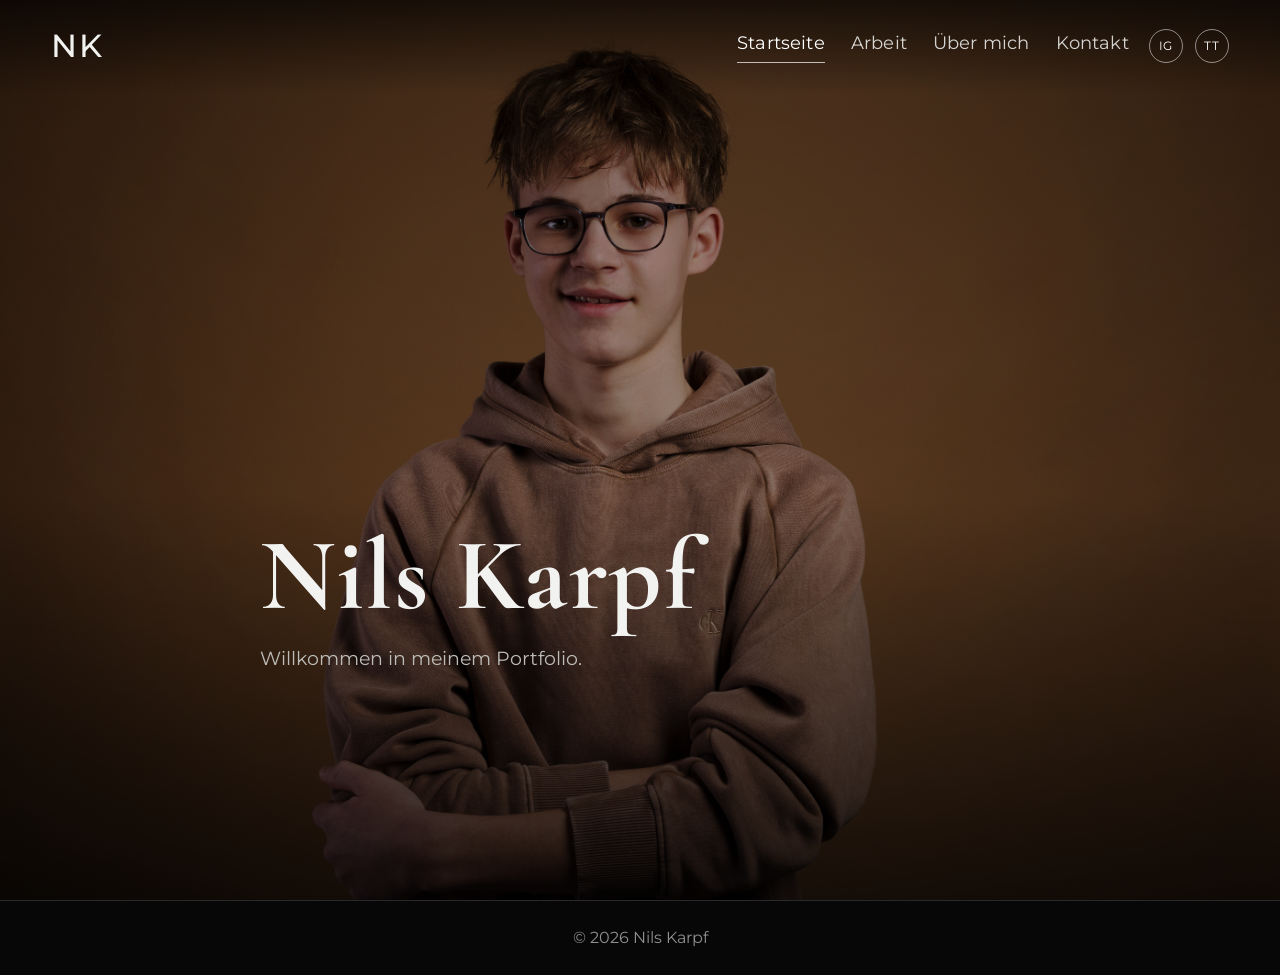
<file: index.html>
<!DOCTYPE html>
<html lang="de">
<head>
  <meta charset="UTF-8">
  <meta name="viewport" content="width=device-width, initial-scale=1.0">
  <meta name="description" content="Nils Karpf - Creator Portfolio mit Video-Work, Kampagnen und Personal Brand.">
  <title>Nils Karpf | Creator Portfolio</title>
  <link rel="stylesheet" href="./styles/style.css">
  <script defer src="./scripts/main.js"></script>
</head>
<body>
  <header class="site-header">
    <div class="container header-row">
      <a class="brand" href="./index.html">NK</a>
      <button class="nav-toggle" type="button" aria-expanded="false" aria-controls="main-nav">Menü</button>
      <nav id="main-nav" class="main-nav" aria-label="Hauptnavigation">
        <a class="active" href="./index.html">Startseite</a>
        <a href="./arbeit.html">Arbeit</a>
        <a href="./ueber-mich.html">Über mich</a>
        <a href="./Kontakt.html">Kontakt</a>
      </nav>
      <div class="header-social" aria-label="Social Links">
        <a href="https://www.instagram.com/n_k_drums?utm_source=ig_web_button_share_sheet&igsh=ZDNlZDc0MzIxNw==" target="_blank" rel="noreferrer">IG</a>
        <a href="https://www.tiktok.com/@nk_drums?is_from_webapp=1&sender_device=pc" target="_blank" rel="noreferrer">TT</a>
      </div>
    </div>
  </header>

  <main>
    <section class="hero hero-home">
      <div class="container hero-content" data-reveal>
        <h1>Nils Karpf</h1>
        <p class="hero-claim">Willkommen in meinem Portfolio.</p>
      </div>
    </section>
  </main>

  <footer class="site-footer">
    <div class="container">&copy; <span id="year"></span> Nils Karpf</div>
  </footer>
</body>
</html>
</file>
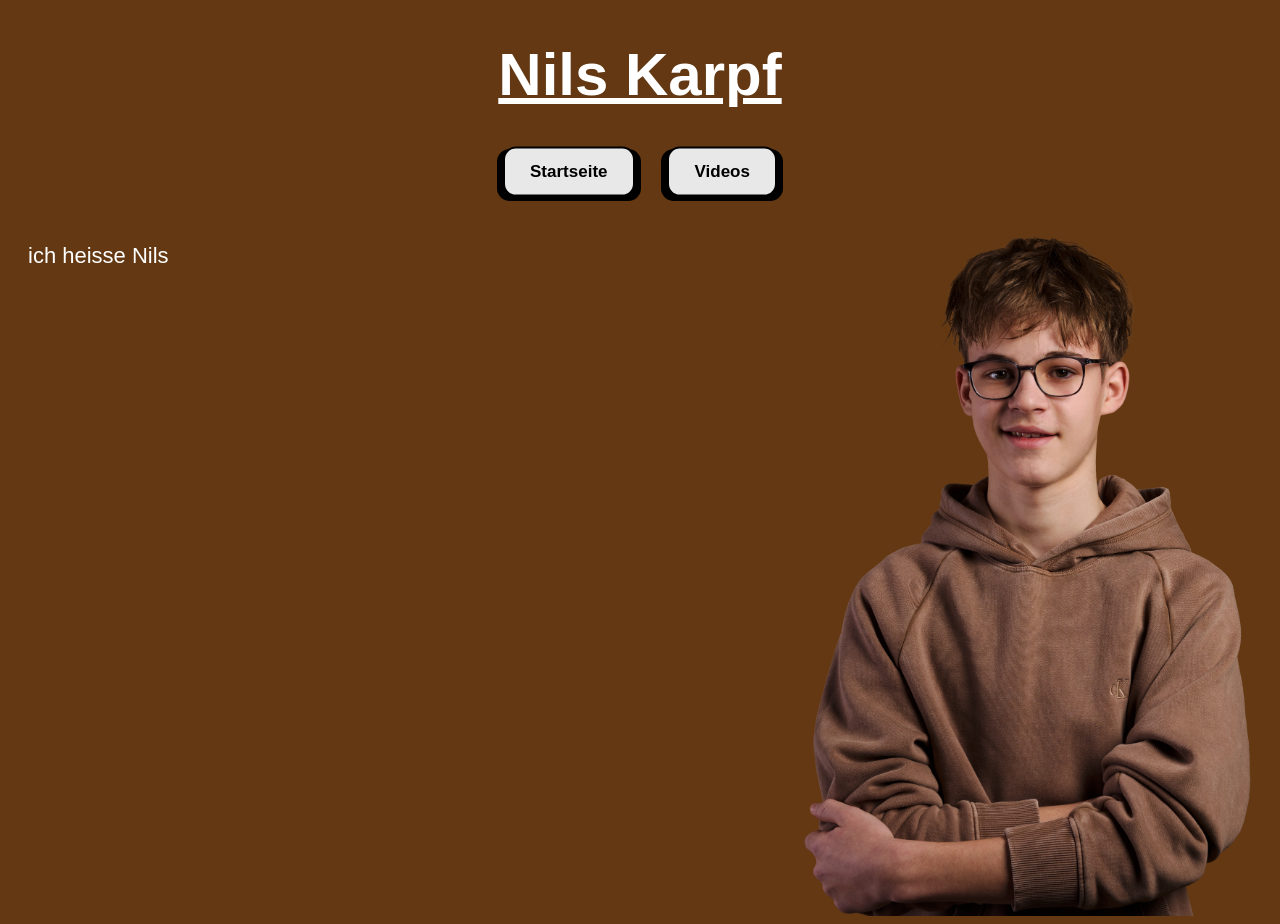
<file: Nils Karpf/index.html>
<!DOCTYPE html>
<html lang="de">
<head>
    <meta charset="UTF-8">
    <meta name="viewport" content="width=device-width, initial-scale=1.0">
    <title>NILS KARPF PORTFOLIO</title>
    <link rel="stylesheet" type="text/css" href="./styles/style.css" />
    
</head>
<body>
    <h1>Nils Karpf</h1>
    <nav>
    
      
        <button>
            <a class="button_top" target="_self" href="/">Startseite</a>
        </button>
        
        <button>
            <a class="button_top" target="_self" href="/Videos.html">Videos</a>
        </button>
    </nav>


    <div id="sektion1">

        <p>ich heisse Nils </p>
        <img id="Profilbild" src="./Images/Nils_transparent.png" />

    </div>
    <div>

    </div>
    
</body>
</html>
</file>
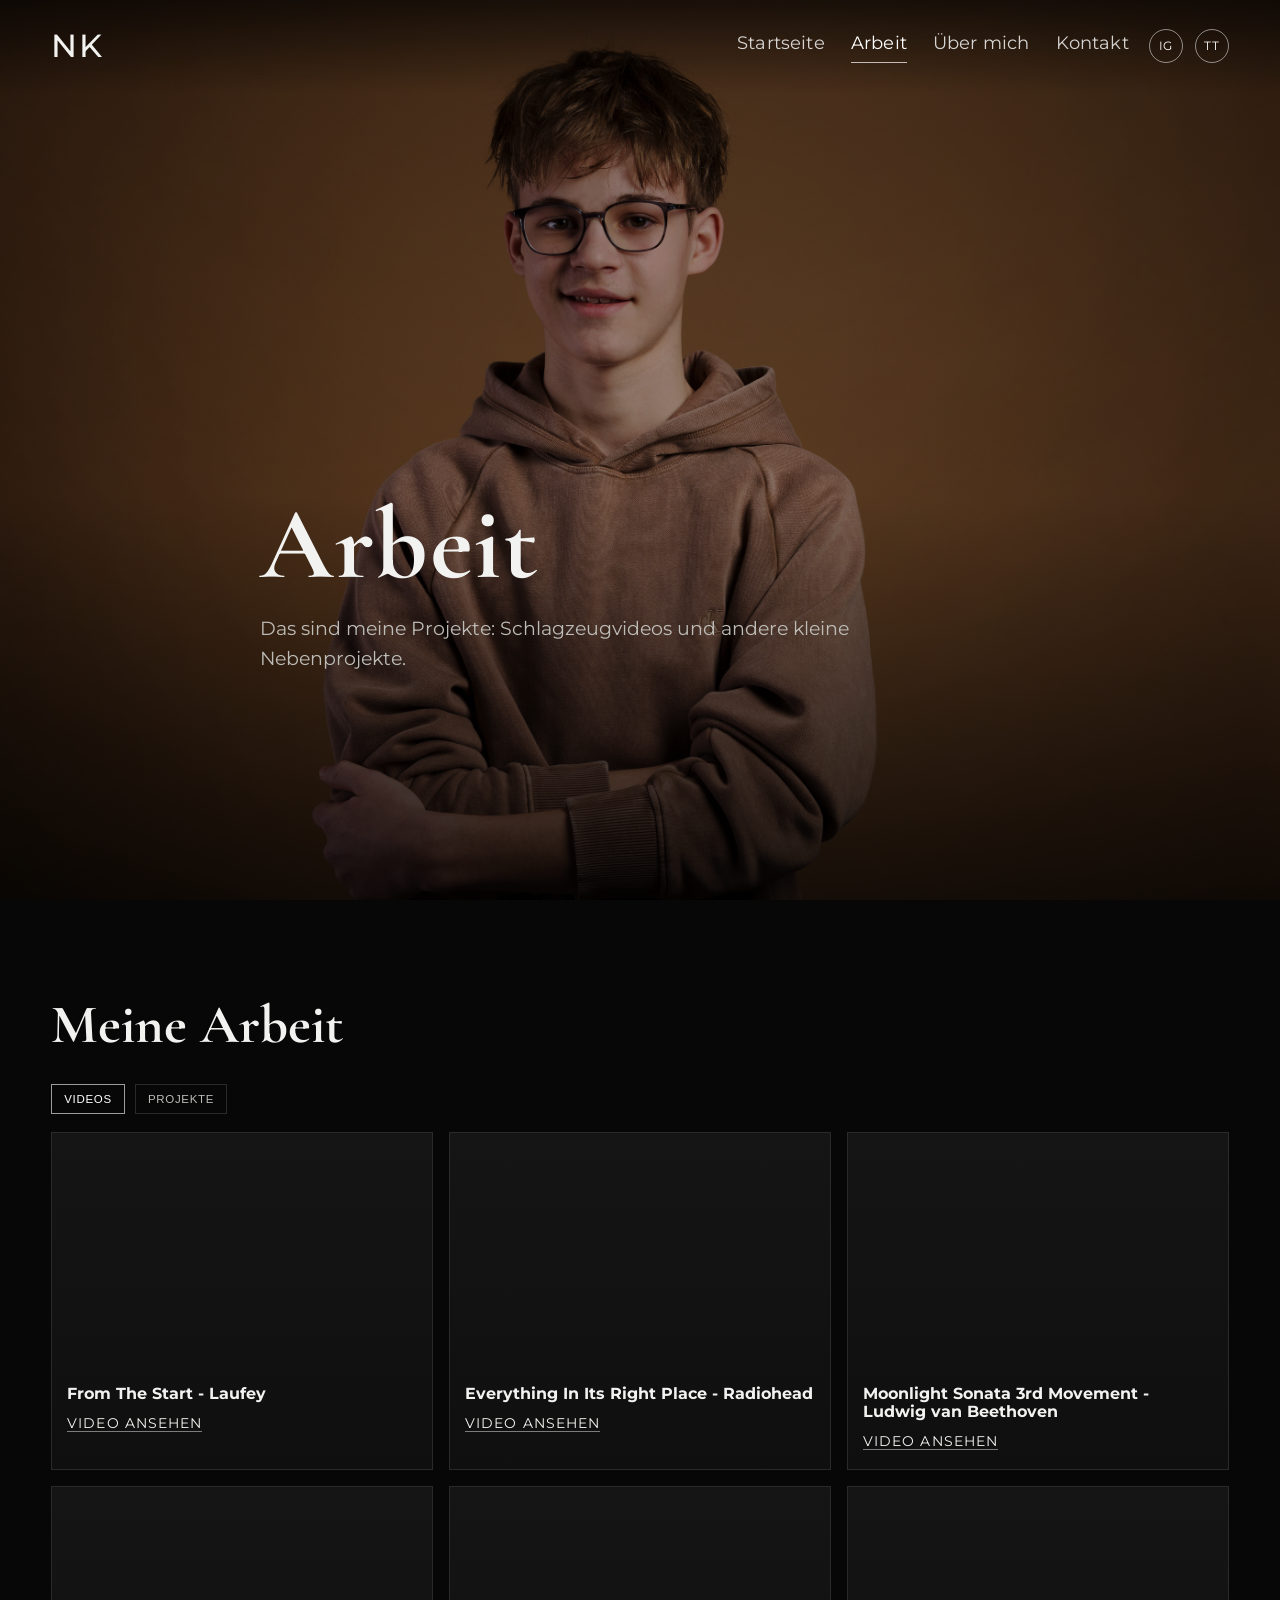
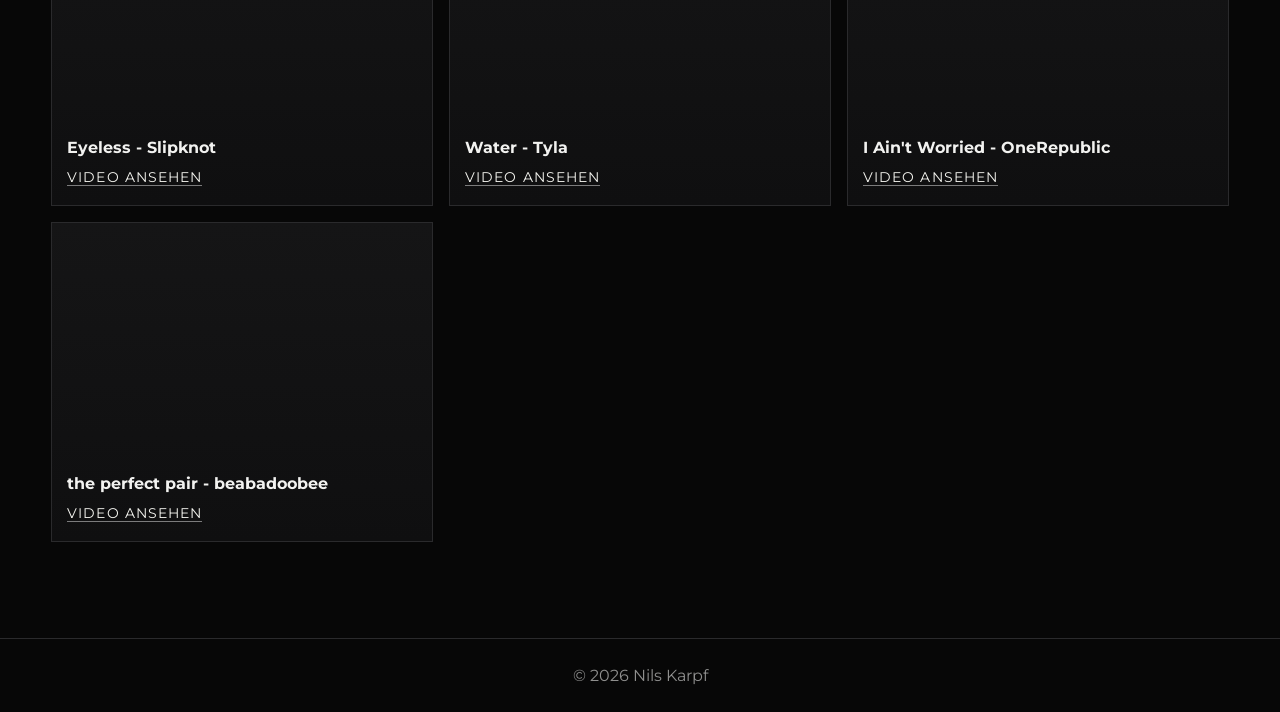
<file: arbeit.html>
<!DOCTYPE html>
<html lang="de">
<head>
  <meta charset="UTF-8">
  <meta name="viewport" content="width=device-width, initial-scale=1.0">
  <meta name="description" content="Portfolio von Nils Karpf: Videos und Projekte.">
  <title>Arbeit | Nils Karpf</title>
  <link rel="stylesheet" href="./styles/style.css">
  <script defer src="./scripts/main.js"></script>
</head>
<body>
  <header class="site-header">
    <div class="container header-row">
      <a class="brand" href="./index.html">NK</a>
      <button class="nav-toggle" type="button" aria-expanded="false" aria-controls="main-nav">Menü</button>
      <nav id="main-nav" class="main-nav" aria-label="Hauptnavigation">
        <a href="./index.html">Startseite</a>
        <a class="active" href="./arbeit.html">Arbeit</a>
        <a href="./ueber-mich.html">Über mich</a>
        <a href="./Kontakt.html">Kontakt</a>
      </nav>
      <div class="header-social" aria-label="Social Links">
        <a href="https://www.instagram.com/n_k_drums?utm_source=ig_web_button_share_sheet&igsh=ZDNlZDc0MzIxNw==" target="_blank" rel="noreferrer">IG</a>
        <a href="https://www.tiktok.com/@nk_drums?is_from_webapp=1&sender_device=pc" target="_blank" rel="noreferrer">TT</a>
      </div>
    </div>
  </header>

  <main>
    <section class="page-hero page-hero-work">
      <div class="container hero-content" data-reveal>
        <h1>Arbeit</h1>
        <p class="hero-claim">Das sind meine Projekte: Schlagzeugvideos und andere kleine Nebenprojekte.</p>
      </div>
    </section>

    <section class="section">
    <div class="container">
      <div class="section-head" data-reveal>
        <h2>Meine Arbeit</h2>
      </div>

      <div class="portfolio-controls" data-filter-controls data-reveal>
        <button class="filter-btn active" data-filter="video" type="button">Videos</button>
        <button class="filter-btn" data-filter="project" type="button">Projekte</button>
      </div>

      <section class="portfolio-grid" data-filter-grid>
        <article class="portfolio-item card" data-category="video" data-reveal>
          <video class="thumb" src="./videos/v24044gl0000d5ge96vog65s6rhr2gag.mp4" autoplay muted loop playsinline></video>
          <div class="card-body">
            <h3>From The Start - Laufey</h3>
            <a class="inline-link" href="https://www.tiktok.com/@nk_drums/video/7593320311609691414" target="_blank" rel="noreferrer">Video ansehen</a>
          </div>
        </article>

        <article class="portfolio-item project-item project-portrait" data-category="project" data-reveal>
          <img class="thumb project-thumb" src="./Images/image00001.jpeg" alt="Portraitfoto">
        </article>

        <article class="portfolio-item project-item project-landscape" data-category="project" data-reveal>
          <img class="thumb project-thumb" src="./Images/image00002.jpeg" alt="Projektfoto Querformat 1">
        </article>

        <article class="portfolio-item project-item project-landscape" data-category="project" data-reveal>
          <img class="thumb project-thumb" src="./Images/image00003.jpeg" alt="Projektfoto Querformat 2">
        </article>

        <article class="portfolio-item project-item project-landscape project-song" data-category="project" data-reveal>
          <img class="thumb project-thumb" src="./Images/image00004.jpeg" alt="Plastic Icecream Cover">
          <a class="song-link" href="https://open.spotify.com/intl-de/track/7Le4BRVg0U8tJg1sCf4dN0?si=320d25700d9c4b41" target="_blank" rel="noreferrer">Song anhören</a>
        </article>

        <article class="portfolio-item card" data-category="video" data-reveal>
          <video class="thumb" src="./videos/v24044gl0000d70kpvnog65qbg5mlaa0.mp4" autoplay muted loop playsinline></video>
          <div class="card-body">
            <h3>Everything In Its Right Place - Radiohead</h3>
            <a class="inline-link" href="https://www.tiktok.com/@nk_drums/video/7620457214490250518" target="_blank" rel="noreferrer">Video ansehen</a>
          </div>
        </article>

        <article class="portfolio-item card" data-category="video" data-reveal>
          <video class="thumb" src="./videos/v24044gl0000d689igfog65nrvnp6ei0.mp4" autoplay muted loop playsinline></video>
          <div class="card-body">
            <h3>Moonlight Sonata 3rd Movement - Ludwig van Beethoven</h3>
            <a class="inline-link" href="https://www.tiktok.com/@nk_drums/video/7606748524012735766" target="_blank" rel="noreferrer">Video ansehen</a>
          </div>
        </article>

        <article class="portfolio-item card" data-category="video" data-reveal>
          <video class="thumb" src="./videos/v24044gl0000d62d3sfog65ol0rld7ag.mp4" autoplay muted loop playsinline></video>
          <div class="card-body">
            <h3>Eyeless - Slipknot</h3>
            <a class="inline-link" href="https://www.tiktok.com/@nk_drums/video/7603433076634422550" target="_blank" rel="noreferrer">Video ansehen</a>
          </div>
        </article>

        <article class="portfolio-item card" data-category="video" data-reveal>
          <video class="thumb" src="./videos/v24044gl0000d7625mfog65o6hef075g.mp4" autoplay muted loop playsinline></video>
          <div class="card-body">
            <h3>Water - Tyla</h3>
            <a class="inline-link" href="https://www.tiktok.com/@nk_drums/video/7623507630882852118?is_from_webapp=1&sender_device=pc&web_id=7571412627860014614" target="_blank" rel="noreferrer">Video ansehen</a>
          </div>
        </article>

        <article class="portfolio-item card" data-category="video" data-reveal>
          <video class="thumb" src="./videos/v24044gl0000d703q67og65pjr6joje0.mp4" autoplay muted loop playsinline></video>
          <div class="card-body">
            <h3>I Ain't Worried - OneRepublic</h3>
            <a class="inline-link" href="https://www.tiktok.com/@nk_drums/video/7620157732972285206?is_from_webapp=1&sender_device=pc&web_id=7571412627860014614" target="_blank" rel="noreferrer">Video ansehen</a>
          </div>
        </article>

        <article class="portfolio-item card" data-category="video" data-reveal>
          <video class="thumb" src="./videos/v24044gl0000d5lmj3vog65l4kpn8960.mp4" autoplay muted loop playsinline></video>
          <div class="card-body">
            <h3>the perfect pair - beabadoobee</h3>
            <a class="inline-link" href="https://www.tiktok.com/@nk_drums/video/7596281624581508374?is_from_webapp=1&sender_device=pc&web_id=7571412627860014614" target="_blank" rel="noreferrer">Video ansehen</a>
          </div>
        </article>

      </section>

    </div>
    </section>
  </main>

  <footer class="site-footer">
    <div class="container">&copy; <span id="year"></span> Nils Karpf</div>
  </footer>
</body>
</html>
</file>
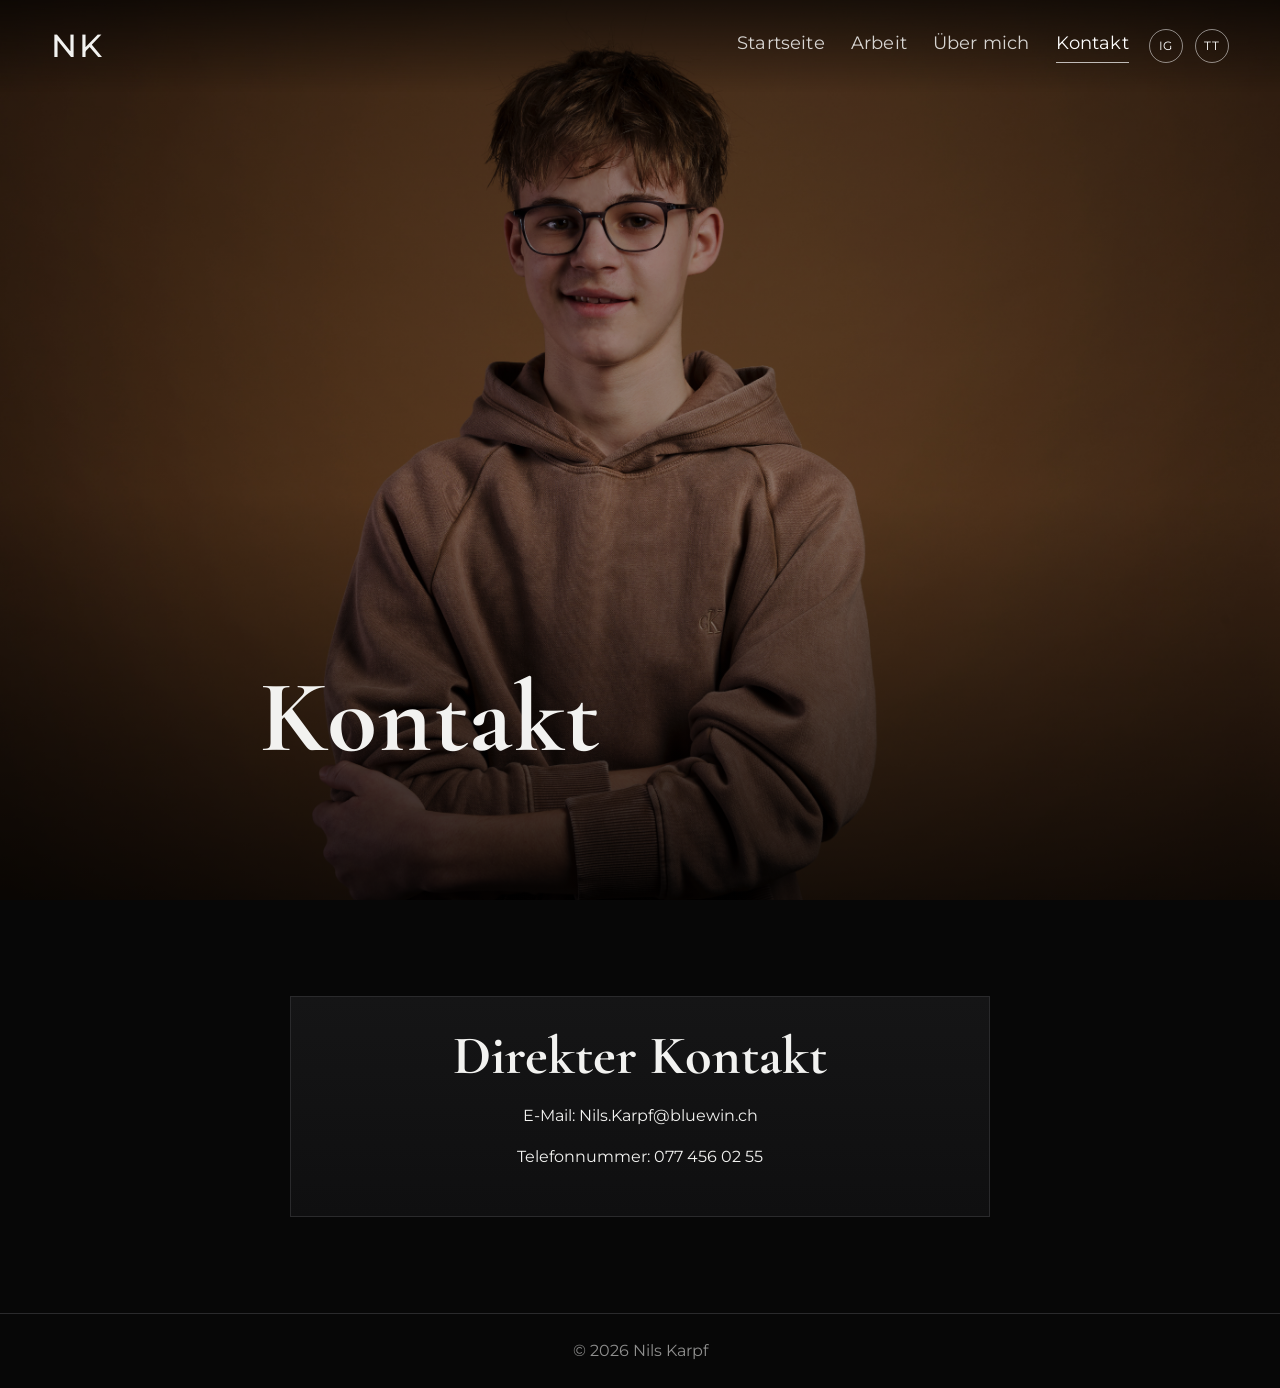
<file: Kontakt.html>
<!DOCTYPE html>
<html lang="de">
<head>
  <meta charset="UTF-8">
  <meta name="viewport" content="width=device-width, initial-scale=1.0">
  <meta name="description" content="Kontakt zu Nils Karpf für Projekte, Kooperationen und Creator-Work.">
  <title>Kontakt | Nils Karpf</title>
  <link rel="stylesheet" href="./styles/style.css">
  <script defer src="./scripts/main.js"></script>
</head>
<body>
  <header class="site-header">
    <div class="container header-row">
      <a class="brand" href="./index.html">NK</a>
      <button class="nav-toggle" type="button" aria-expanded="false" aria-controls="main-nav">Menü</button>
      <nav id="main-nav" class="main-nav" aria-label="Hauptnavigation">
        <a href="./index.html">Startseite</a>
        <a href="./arbeit.html">Arbeit</a>
        <a href="./ueber-mich.html">Über mich</a>
        <a class="active" href="./Kontakt.html">Kontakt</a>
      </nav>
      <div class="header-social" aria-label="Social Links">
        <a href="https://www.instagram.com/n_k_drums?utm_source=ig_web_button_share_sheet&igsh=ZDNlZDc0MzIxNw==" target="_blank" rel="noreferrer">IG</a>
        <a href="https://www.tiktok.com/@nk_drums?is_from_webapp=1&sender_device=pc" target="_blank" rel="noreferrer">TT</a>
      </div>
    </div>
  </header>

  <main>
    <section class="page-hero page-hero-contact">
      <div class="container hero-content" data-reveal>
        <h1>Kontakt</h1>
      </div>
    </section>

    <section class="section">
    <div class="container">
      <section class="contact-simple" data-reveal>
        <h2>Direkter Kontakt</h2>
        <p>E-Mail: Nils.Karpf@bluewin.ch</p>
        <p>Telefonnummer: 077 456 02 55</p>
      </section>
    </div>
    </section>
  </main>

  <footer class="site-footer">
    <div class="container">&copy; <span id="year"></span> Nils Karpf</div>
  </footer>
</body>
</html>
</file>
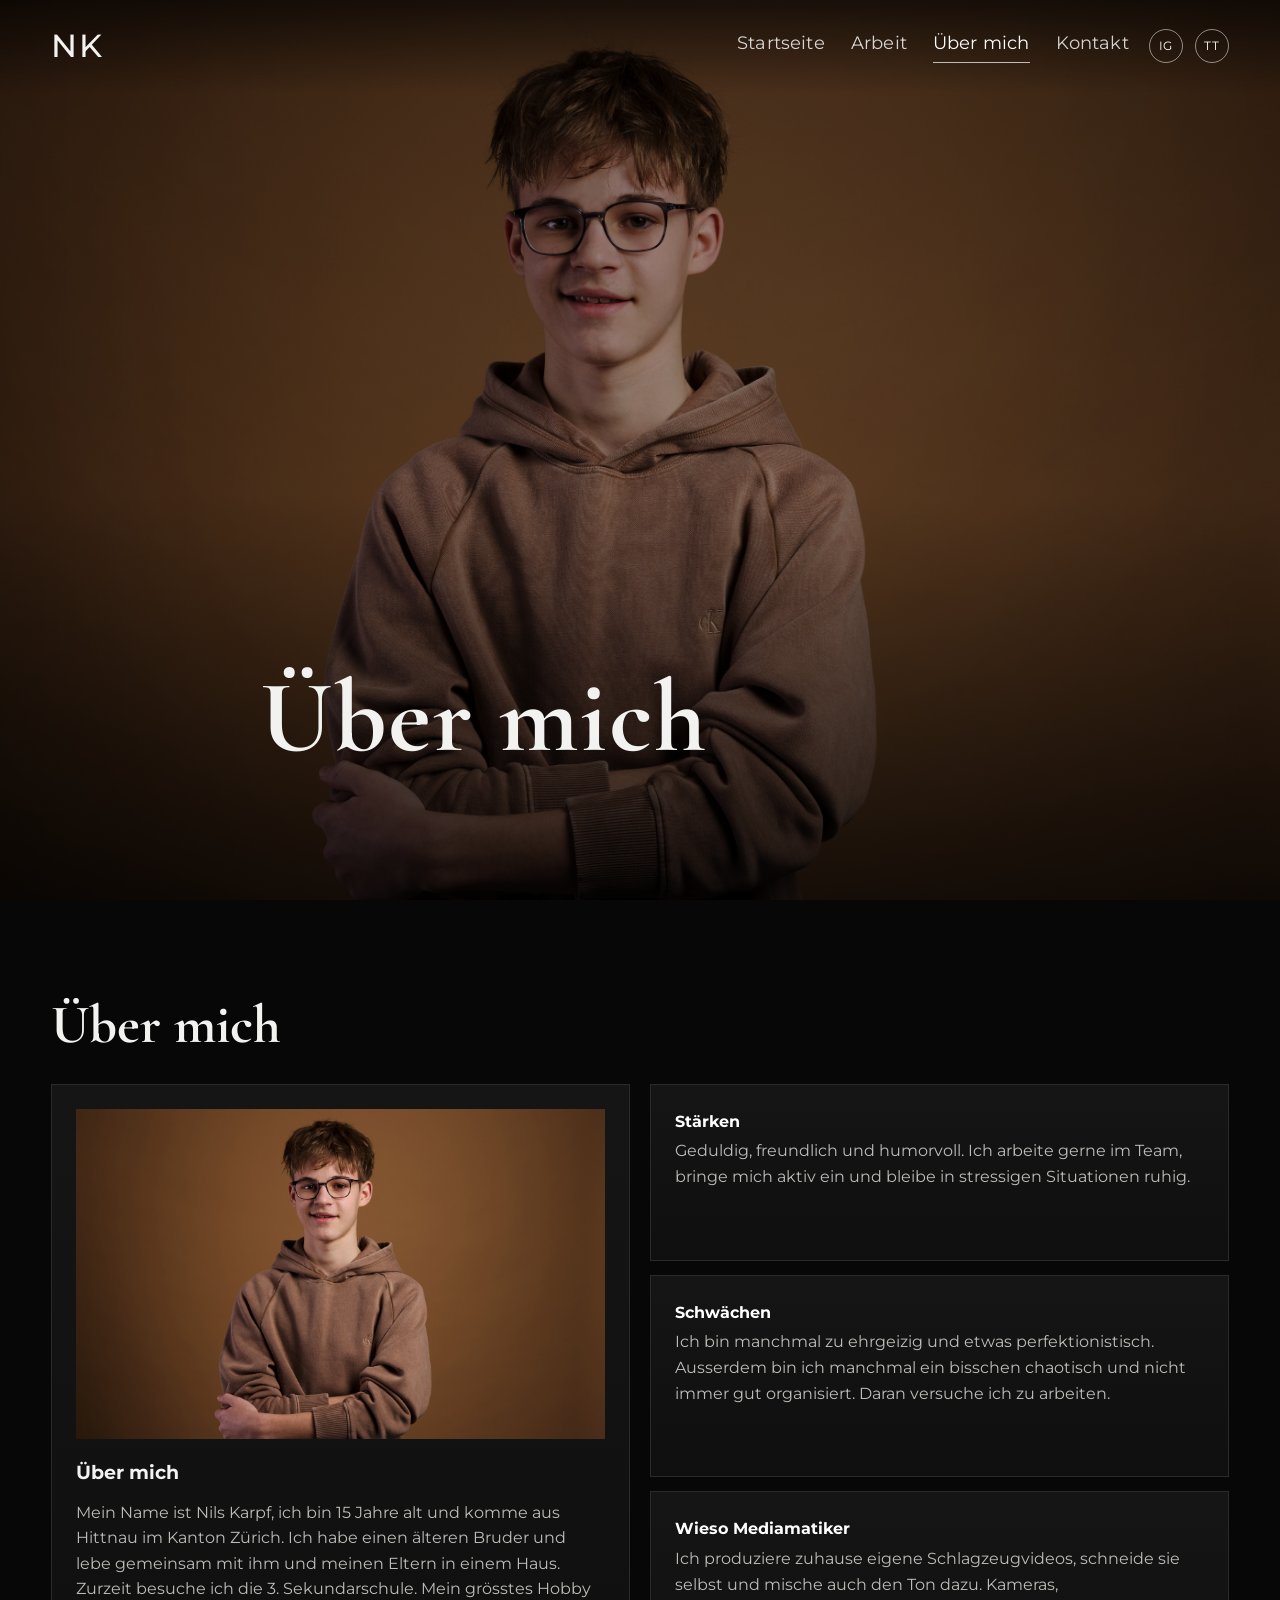
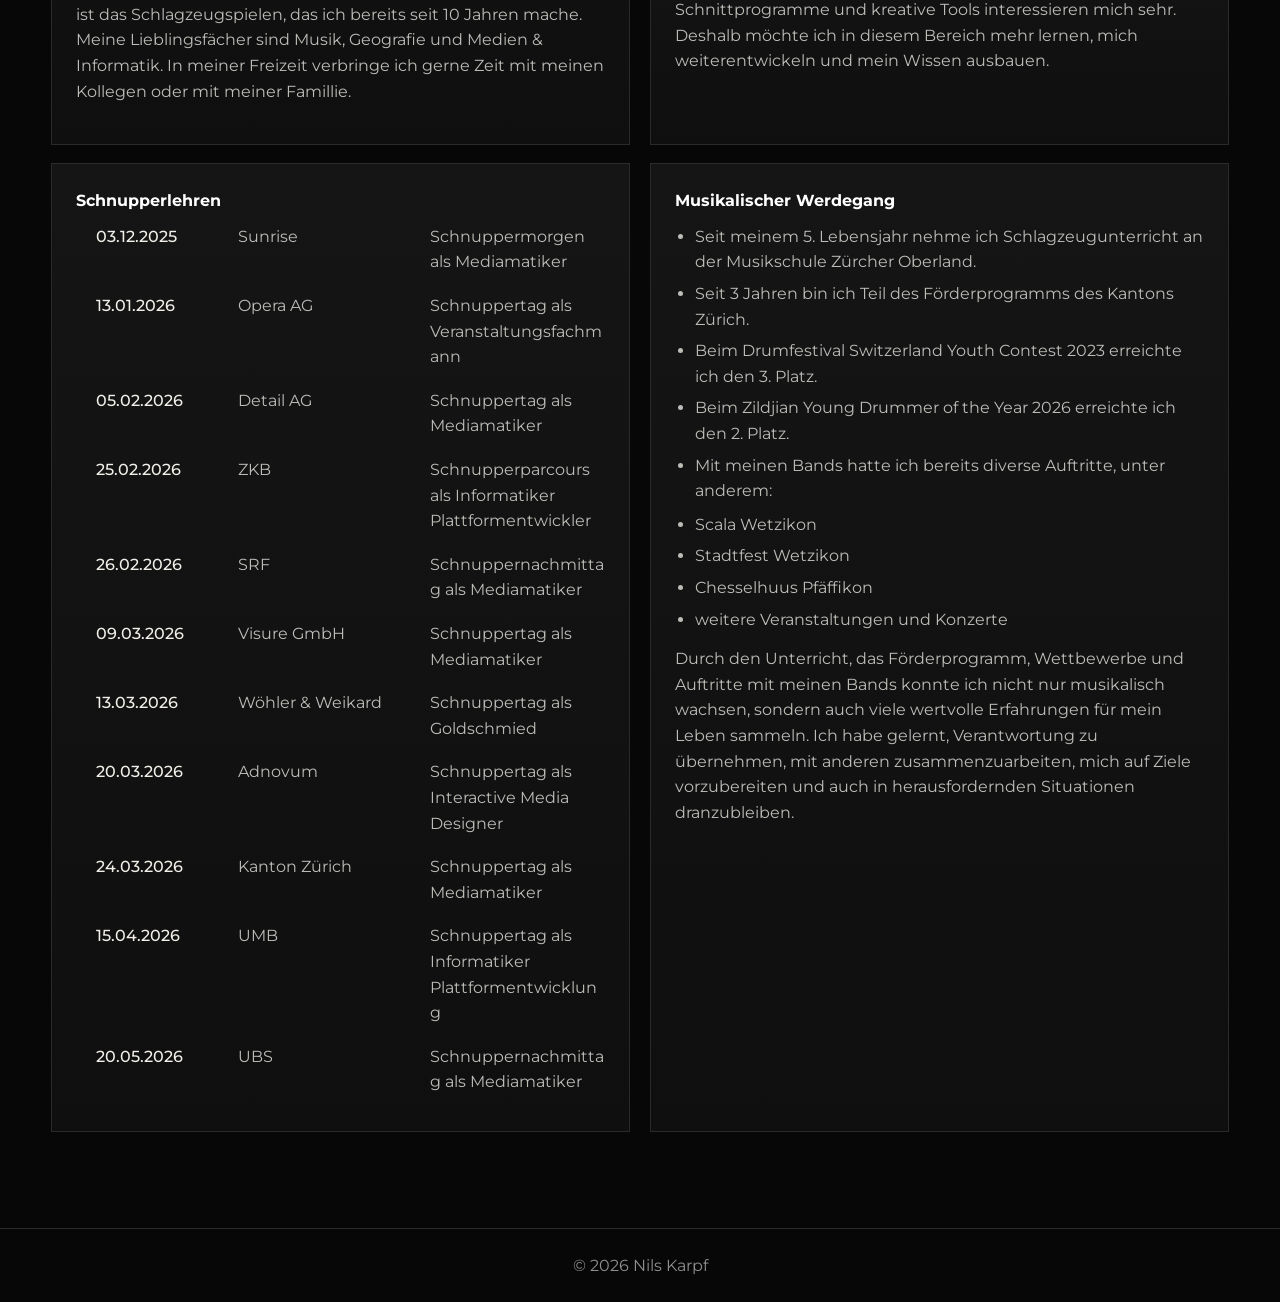
<file: ueber-mich.html>
<!DOCTYPE html>
<html lang="de">
<head>
  <meta charset="UTF-8">
  <meta name="viewport" content="width=device-width, initial-scale=1.0">
  <meta name="description" content="Über Nils Karpf: Fokus, Skills und Creator-Philosophie.">
  <title>Über mich | Nils Karpf</title>
  <link rel="stylesheet" href="./styles/style.css">
  <script defer src="./scripts/main.js"></script>
</head>
<body>
  <header class="site-header">
    <div class="container header-row">
      <a class="brand" href="./index.html">NK</a>
      <button class="nav-toggle" type="button" aria-expanded="false" aria-controls="main-nav">Menü</button>
      <nav id="main-nav" class="main-nav" aria-label="Hauptnavigation">
        <a href="./index.html">Startseite</a>
        <a href="./arbeit.html">Arbeit</a>
        <a class="active" href="./ueber-mich.html">Über mich</a>
        <a href="./Kontakt.html">Kontakt</a>
      </nav>
      <div class="header-social" aria-label="Social Links">
        <a href="https://www.instagram.com/n_k_drums?utm_source=ig_web_button_share_sheet&igsh=ZDNlZDc0MzIxNw==" target="_blank" rel="noreferrer">IG</a>
        <a href="https://www.tiktok.com/@nk_drums?is_from_webapp=1&sender_device=pc" target="_blank" rel="noreferrer">TT</a>
      </div>
    </div>
  </header>

  <main>
    <section class="page-hero page-hero-about">
      <div class="container hero-content" data-reveal>
        <h1>Über mich</h1>
      </div>
    </section>

    <section class="section">
    <div class="container">
      <div class="section-head" data-reveal>
        <h2>Über mich</h2>
      </div>

      <section class="split-grid">
        <article class="about-card" data-reveal>
          <img class="about-image" src="./Images/Nils.JPG" alt="Nils Karpf bei einem Shooting">
          <h3>Über mich</h3>
          <p>
            Mein Name ist Nils Karpf, ich bin 15 Jahre alt und komme aus Hittnau im Kanton Zürich.
            Ich habe einen älteren Bruder und lebe gemeinsam mit ihm und meinen Eltern in einem Haus.
            Zurzeit besuche ich die 3. Sekundarschule. Mein grösstes Hobby ist das Schlagzeugspielen,
            das ich bereits seit 10 Jahren mache. Meine Lieblingsfächer sind Musik, Geografie und
            Medien & Informatik. In meiner Freizeit verbringe ich gerne Zeit mit meinen Kollegen oder
            mit meiner Famillie.
          </p>
        </article>

        <aside class="timeline" data-reveal>
          <article class="timeline-item">
            <strong>Stärken</strong>
            <span>Geduldig, freundlich und humorvoll. Ich arbeite gerne im Team, bringe mich aktiv ein und bleibe in stressigen Situationen ruhig.</span>
          </article>
          <article class="timeline-item">
            <strong>Schwächen</strong>
            <span>Ich bin manchmal zu ehrgeizig und etwas perfektionistisch. Ausserdem bin ich manchmal ein bisschen chaotisch und nicht immer gut organisiert. Daran versuche ich zu arbeiten.</span>
          </article>
          <article class="timeline-item">
            <strong>Wieso Mediamatiker</strong>
            <span>Ich produziere zuhause eigene Schlagzeugvideos, schneide sie selbst und mische auch den Ton dazu. Kameras, Schnittprogramme und kreative Tools interessieren mich sehr. Deshalb möchte ich in diesem Bereich mehr lernen, mich weiterentwickeln und mein Wissen ausbauen.</span>
          </article>
        </aside>
      </section>

      <section class="about-extra-grid" data-reveal>
        <article class="timeline-item">
          <strong class="internship-title">Schnupperlehren</strong>
          <ul class="clean-list internship-list">
            <li><span class="item-date">03.12.2025</span><span class="item-company">Sunrise</span><span class="item-role">Schnuppermorgen als Mediamatiker</span></li>
            <li><span class="item-date">13.01.2026</span><span class="item-company">Opera AG</span><span class="item-role">Schnuppertag als Veranstaltungsfachmann</span></li>
            <li><span class="item-date">05.02.2026</span><span class="item-company">Detail AG</span><span class="item-role">Schnuppertag als Mediamatiker</span></li>
            <li><span class="item-date">25.02.2026</span><span class="item-company">ZKB</span><span class="item-role">Schnupperparcours als Informatiker Plattformentwickler</span></li>
            <li><span class="item-date">26.02.2026</span><span class="item-company">SRF</span><span class="item-role">Schnuppernachmittag als Mediamatiker</span></li>
            <li><span class="item-date">09.03.2026</span><span class="item-company">Visure GmbH</span><span class="item-role">Schnuppertag als Mediamatiker</span></li>
            <li><span class="item-date">13.03.2026</span><span class="item-company">Wöhler &amp; Weikard</span><span class="item-role">Schnuppertag als Goldschmied</span></li>
            <li><span class="item-date">20.03.2026</span><span class="item-company">Adnovum</span><span class="item-role">Schnuppertag als Interactive Media Designer</span></li>
            <li><span class="item-date">24.03.2026</span><span class="item-company">Kanton Zürich</span><span class="item-role">Schnuppertag als Mediamatiker</span></li>
            <li><span class="item-date">15.04.2026</span><span class="item-company">UMB</span><span class="item-role">Schnuppertag als Informatiker Plattformentwicklung</span></li>
            <li><span class="item-date">20.05.2026</span><span class="item-company">UBS</span><span class="item-role">Schnuppernachmittag als Mediamatiker</span></li>
          </ul>
        </article>

        <article class="timeline-item">
          <strong>Musikalischer Werdegang</strong>
          <ul class="clean-list">
            <li>Seit meinem 5. Lebensjahr nehme ich Schlagzeugunterricht an der Musikschule Zürcher Oberland.</li>
            <li>Seit 3 Jahren bin ich Teil des Förderprogramms des Kantons Zürich.</li>
            <li>Beim Drumfestival Switzerland Youth Contest 2023 erreichte ich den 3. Platz.</li>
            <li>Beim Zildjian Young Drummer of the Year 2026 erreichte ich den 2. Platz.</li>
            <li>Mit meinen Bands hatte ich bereits diverse Auftritte, unter anderem:</li>
          </ul>
          <ul class="clean-list sub-list">
            <li>Scala Wetzikon</li>
            <li>Stadtfest Wetzikon</li>
            <li>Chesselhuus Pfäffikon</li>
            <li>weitere Veranstaltungen und Konzerte</li>
          </ul>
          <p>
            Durch den Unterricht, das Förderprogramm, Wettbewerbe und Auftritte mit meinen Bands konnte ich nicht nur musikalisch wachsen,
            sondern auch viele wertvolle Erfahrungen für mein Leben sammeln. Ich habe gelernt, Verantwortung zu übernehmen, mit anderen
            zusammenzuarbeiten, mich auf Ziele vorzubereiten und auch in herausfordernden Situationen dranzubleiben.
          </p>
        </article>
      </section>
    </div>
    </section>
  </main>

  <footer class="site-footer">
    <div class="container">&copy; <span id="year"></span> Nils Karpf</div>
  </footer>
</body>
</html>
</file>
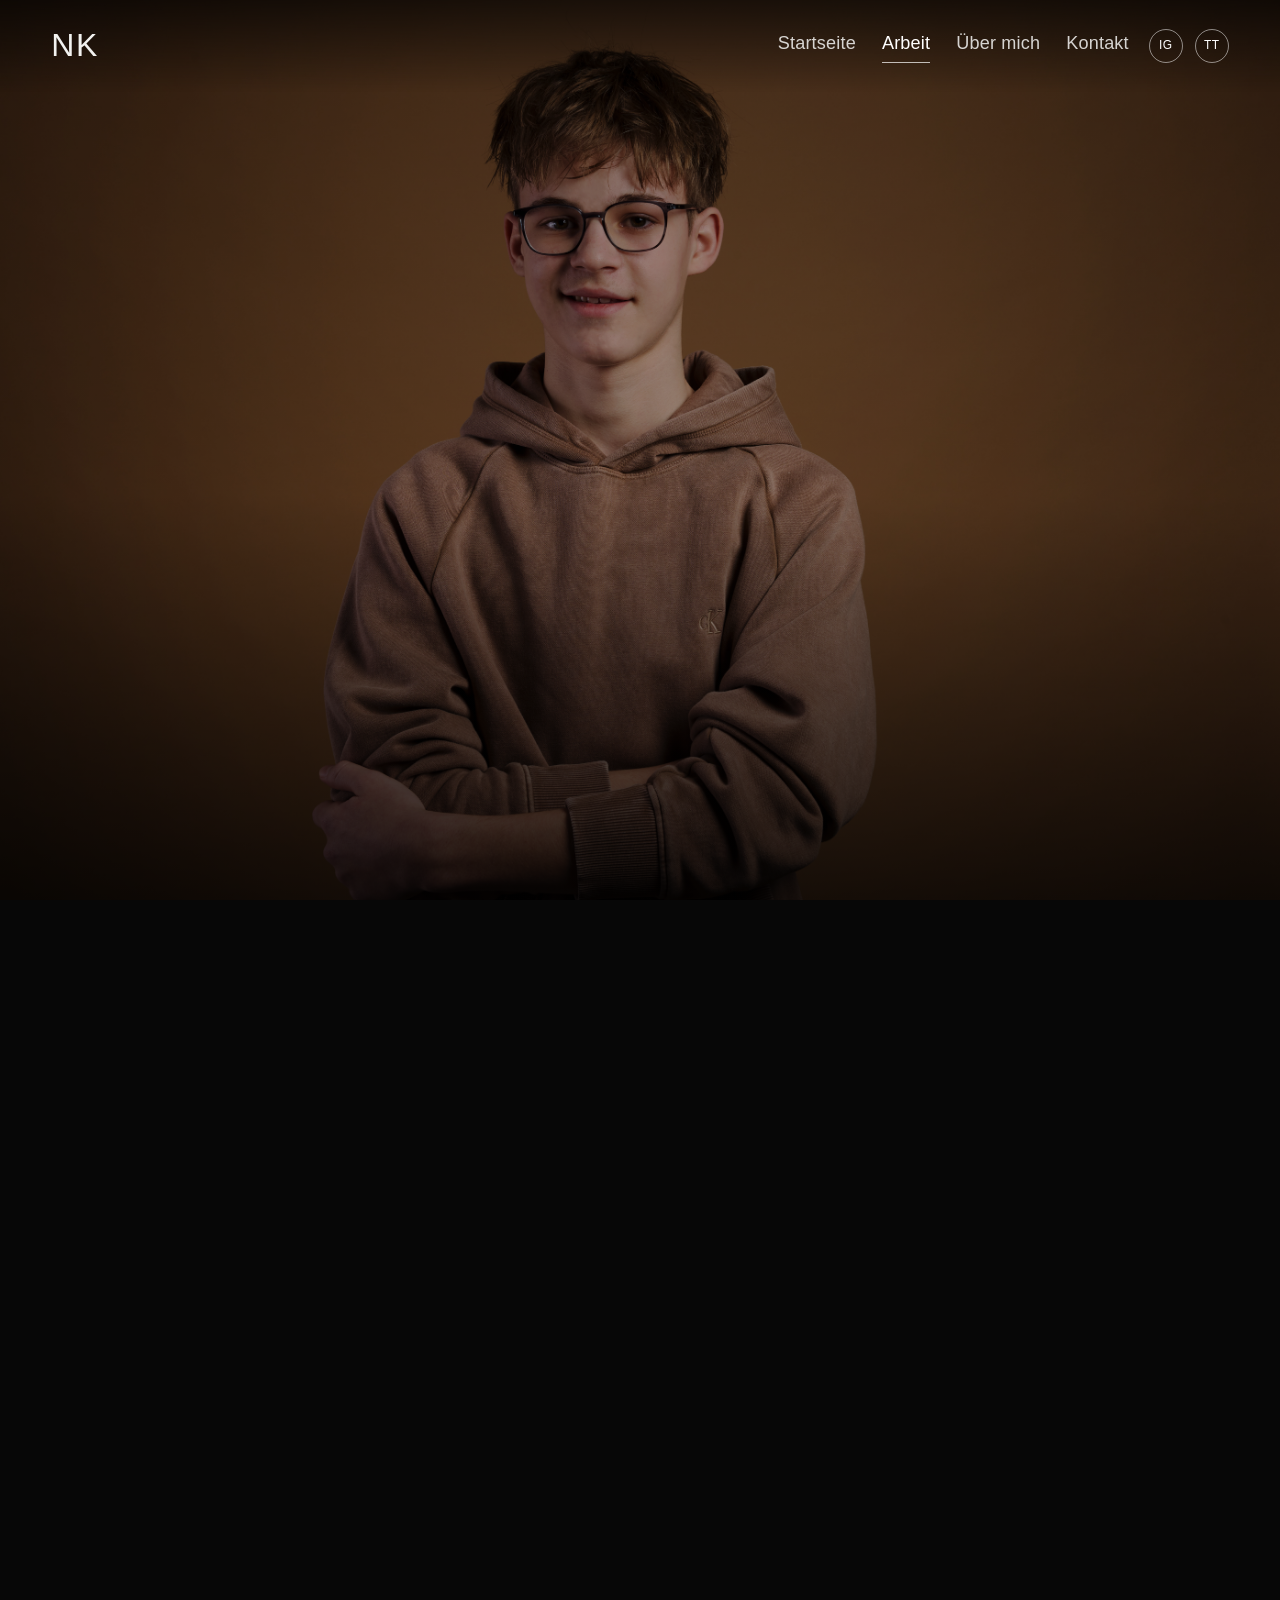
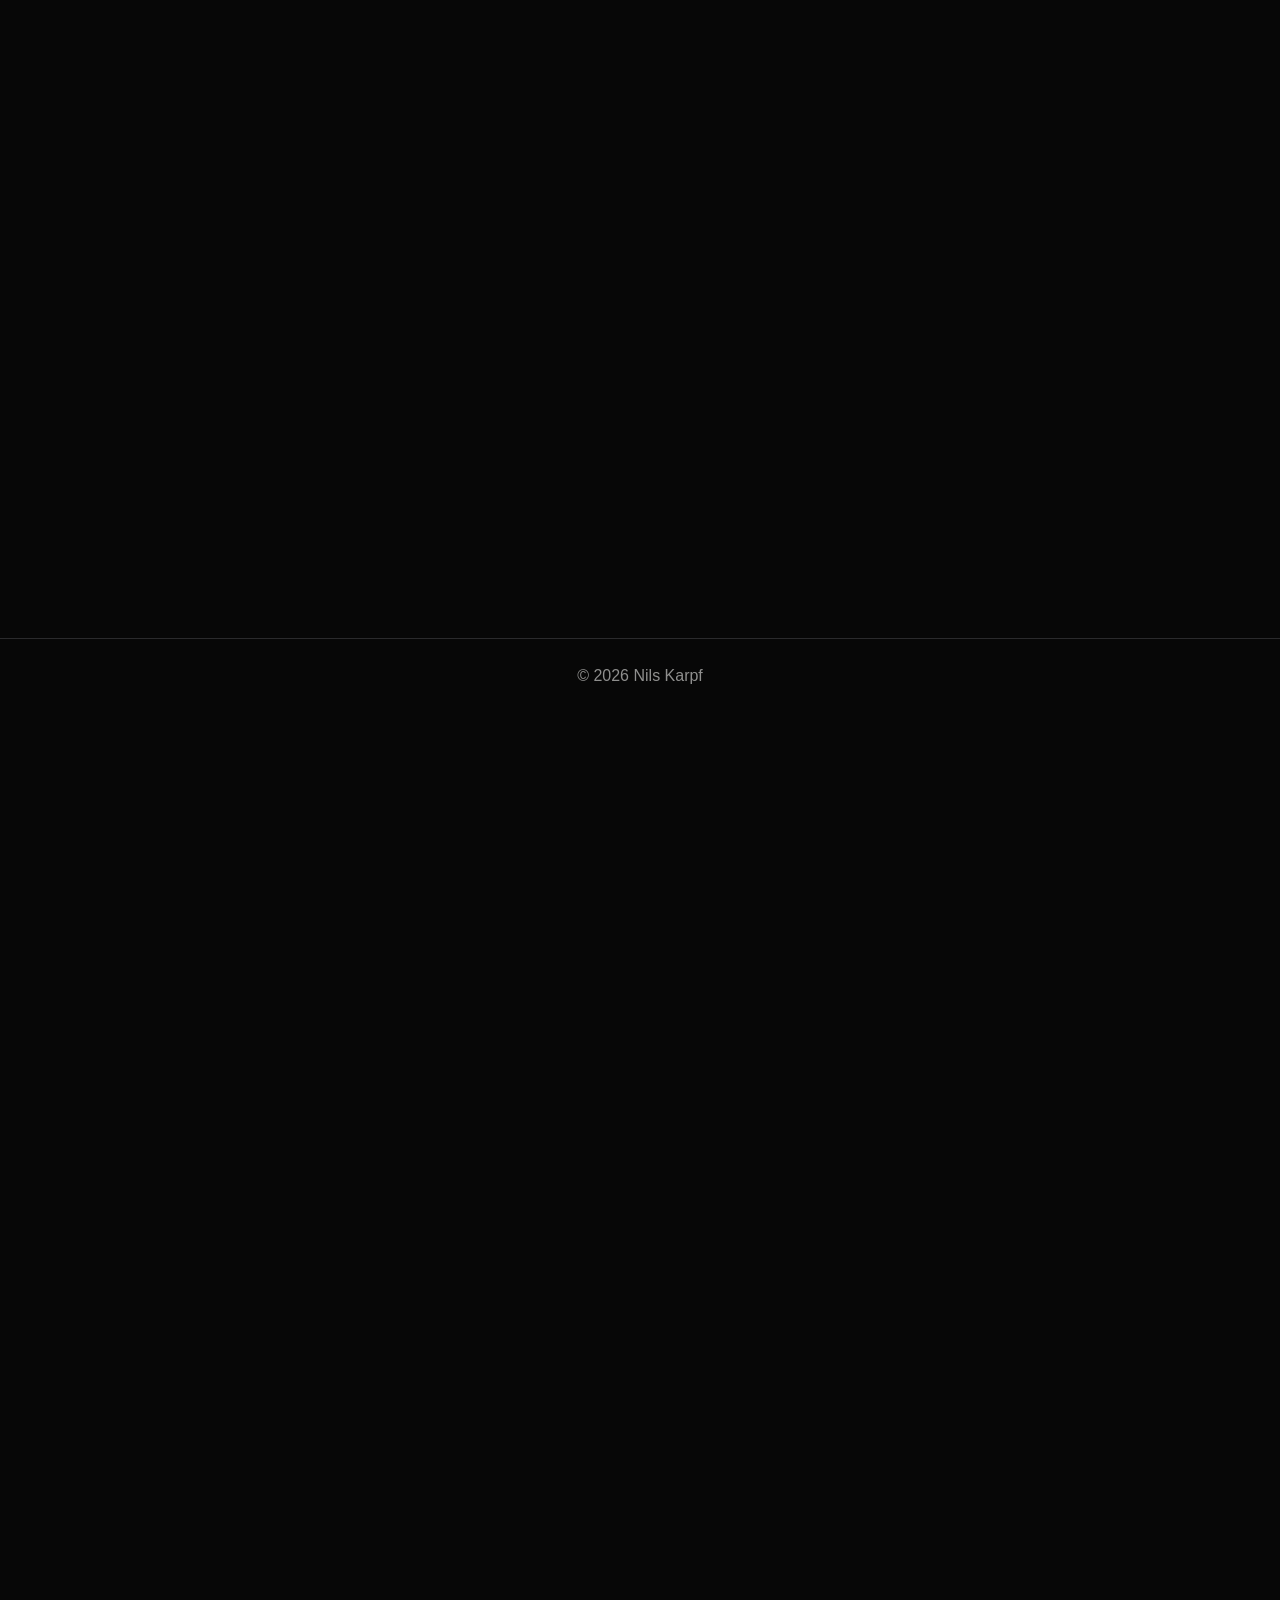
<file: Videos.html>
<!DOCTYPE html>
<html lang="de">
<head>
  <meta charset="UTF-8">
  <meta http-equiv="refresh" content="0; url=./arbeit.html">
  <meta name="viewport" content="width=device-width, initial-scale=1.0">
  <title>Weiterleitung zu Arbeit</title>
  <link rel="stylesheet" href="./styles/style.css">
</head>
<body>
  <main class="section">
    <div class="container">
      <p>Die Seite wurde verschoben. <a class="inline-link" href="./arbeit.html">Hier geht es zu Arbeit / Portfolio</a>.</p>
    </div>
  </main>
</body>
</html>
</file>
<file: styles/style.css>
@import url("https://fonts.googleapis.com/css2?family=Montserrat:wght@400;500;600&family=Cormorant+Garamond:wght@500;600&display=swap");

:root {
  --bg: #070707;
  --surface: #0f0f10;
  --surface-soft: #151516;
  --text: #f2f2f0;
  --text-muted: #bdbcb7;
  --line: #2a2a2c;
  --accent: #ece8dd;
  --max-width: 1260px;
}

* {
  box-sizing: border-box;
}

html {
  scroll-behavior: smooth;
}

body {
  margin: 0;
  background: var(--bg);
  color: var(--text);
  font-family: "Montserrat", sans-serif;
  line-height: 1.6;
}

a {
  color: inherit;
  text-decoration: none;
}

.container {
  width: min(var(--max-width), 92vw);
  margin: 0 auto;
}

.site-header {
  position: fixed;
  top: 0;
  left: 0;
  right: 0;
  z-index: 60;
  background: linear-gradient(to bottom, rgba(0, 0, 0, 0.62), rgba(0, 0, 0, 0));
}

.header-row {
  min-height: 92px;
  display: grid;
  grid-template-columns: 1fr auto auto;
  align-items: center;
  gap: 20px;
}

.brand {
  font-size: 2rem;
  letter-spacing: 0.05em;
  font-weight: 500;
}

.brand span {
  opacity: 0.9;
}

.main-nav {
  display: flex;
  gap: 26px;
  align-items: center;
}

.main-nav a {
  color: rgba(245, 245, 243, 0.85);
  font-size: 1.13rem;
  letter-spacing: 0.01em;
  padding-bottom: 4px;
  border-bottom: 1px solid transparent;
  transition: border-color 0.25s ease, color 0.25s ease;
}

.main-nav a.active,
.main-nav a:hover {
  color: #fff;
  border-color: rgba(255, 255, 255, 0.7);
}

.header-social {
  display: flex;
  gap: 12px;
}

.header-social a {
  width: 34px;
  height: 34px;
  border: 1px solid rgba(255, 255, 255, 0.5);
  border-radius: 999px;
  display: grid;
  place-items: center;
  font-size: 0.75rem;
  color: #fff;
  letter-spacing: 0.04em;
}

.nav-toggle {
  display: none;
  border: 1px solid rgba(255, 255, 255, 0.5);
  color: #fff;
  background: transparent;
  border-radius: 10px;
  padding: 6px 10px;
  font: inherit;
  cursor: pointer;
}

.hero,
.page-hero {
  position: relative;
  min-height: 100svh;
  display: flex;
  align-items: flex-end;
  padding-bottom: 14vh;
  overflow: hidden;
}

.hero::before,
.page-hero::before {
  content: "";
  position: absolute;
  inset: 0;
  background-size: cover;
  background-position: center;
  transform: scale(1.02);
}

.hero::after,
.page-hero::after {
  content: "";
  position: absolute;
  inset: 0;
  background: linear-gradient(to top, rgba(0, 0, 0, 0.78), rgba(0, 0, 0, 0.3) 45%, rgba(0, 0, 0, 0.45));
}

.hero-home::before {
  background-image: url("../Images/Nils.JPG");
}

.page-hero-work::before {
  background-image: url("../Images/image00003.jpeg");
}

.page-hero-about::before {
  background-image: url("../Images/Nils.JPG");
}

.page-hero-contact::before {
  background-image: url("../Images/image00003.jpeg");
}

.hero-content {
  position: relative;
  z-index: 2;
  max-width: 760px;
}

.hero-home .hero-content,
.page-hero-work .hero-content {
  margin-bottom: 8vh;
}

.eyebrow {
  margin: 0;
  color: rgba(255, 255, 255, 0.8);
  letter-spacing: 0.44em;
  text-transform: uppercase;
  font-size: 0.85rem;
}

h1,
h2,
h3 {
  margin: 0;
  line-height: 1.1;
}

h1 {
  margin-top: 14px;
  font-family: "Cormorant Garamond", serif;
  font-size: clamp(3rem, 8vw, 6.6rem);
  letter-spacing: 0.015em;
}

h2 {
  font-family: "Cormorant Garamond", serif;
  font-size: clamp(2rem, 5vw, 3.4rem);
}

.hero-content p,
.section-head p,
.card-body p,
.timeline-item span,
.contact-card p,
.about-card p {
  color: var(--text-muted);
}

.hero-claim {
  max-width: 52ch;
  margin: 12px 0 28px;
  font-size: clamp(1rem, 2vw, 1.2rem);
}

.button-row {
  display: flex;
  flex-wrap: wrap;
  gap: 12px;
}

.btn {
  display: inline-flex;
  align-items: center;
  justify-content: center;
  padding: 0.85rem 1.35rem;
  border: 1px solid rgba(255, 255, 255, 0.55);
  border-radius: 2px;
  text-transform: uppercase;
  font-size: 0.76rem;
  letter-spacing: 0.14em;
  transition: background 0.25s ease, color 0.25s ease, transform 0.25s ease;
}

.btn-primary {
  background: #ffffff;
  color: #0d0d0e;
  border-color: #ffffff;
}

.btn-secondary {
  background: transparent;
  color: #fff;
}

.btn:hover {
  transform: translateY(-2px);
}

.section {
  padding: 96px 0;
}

.section-head {
  display: flex;
  justify-content: space-between;
  align-items: end;
  gap: 20px;
  margin-bottom: 28px;
}

.kpi-grid,
.portfolio-grid,
.skills-grid,
.contact-cards,
.timeline {
  display: grid;
  gap: 16px;
}

.kpi-grid {
  grid-template-columns: repeat(3, minmax(0, 1fr));
  margin-top: 40px;
}

.kpi-card,
.featured-work,
.portfolio-item,
.about-card,
.timeline-item,
.contact-form,
.contact-card {
  background: linear-gradient(180deg, var(--surface-soft), var(--surface));
  border: 1px solid var(--line);
}

.kpi-card {
  padding: 18px;
}

.kpi-card strong {
  display: block;
  color: #fff;
  margin-bottom: 5px;
  font-size: 1.3rem;
}

.featured-work {
  display: grid;
  grid-template-columns: 1.1fr 0.9fr;
  overflow: hidden;
}

.featured-visual {
  min-height: 300px;
  background-image: linear-gradient(rgba(0, 0, 0, 0.2), rgba(0, 0, 0, 0.5)),
    url("../Images/image00005.jpeg");
  background-size: cover;
  background-position: center;
}

.featured-content {
  padding: 30px;
}

.tag-list {
  display: flex;
  flex-wrap: wrap;
  gap: 8px;
  margin: 14px 0;
}

.tag {
  border: 1px solid var(--line);
  color: #dcdad2;
  font-size: 0.75rem;
  letter-spacing: 0.08em;
  text-transform: uppercase;
  padding: 5px 9px;
}

.inline-link {
  font-size: 0.85rem;
  text-transform: uppercase;
  letter-spacing: 0.08em;
  color: #f4f4ef;
  border-bottom: 1px solid rgba(255, 255, 255, 0.45);
}

.portfolio-controls {
  margin: 24px 0 18px;
  display: flex;
  gap: 10px;
  flex-wrap: wrap;
}

.filter-btn {
  background: transparent;
  color: var(--text-muted);
  border: 1px solid var(--line);
  padding: 8px 12px;
  letter-spacing: 0.06em;
  text-transform: uppercase;
  font-size: 0.72rem;
  cursor: pointer;
}

.filter-btn:hover,
.filter-btn.active {
  color: #fff;
  border-color: rgba(255, 255, 255, 0.6);
}

.portfolio-grid {
  grid-template-columns: repeat(12, minmax(0, 1fr));
}

.portfolio-item {
  grid-column: span 4;
  transition: transform 0.28s ease, border-color 0.28s ease;
}

.project-item {
  position: relative;
  background: transparent;
  border: 0;
  overflow: hidden;
}

.project-thumb {
  filter: none;
}

.project-portrait {
  grid-column: span 6;
  grid-row: span 2;
}

.project-landscape {
  grid-column: span 6;
}

.project-song {
  grid-column: span 12;
}

.project-portrait .project-thumb {
  aspect-ratio: 4 / 5;
}

.project-landscape .project-thumb {
  aspect-ratio: 16 / 10;
}

.project-image-large {
  grid-column: span 8;
}

.portfolio-item:hover {
  transform: translateY(-4px);
  border-color: rgba(255, 255, 255, 0.38);
}

.project-item:hover {
  border-color: transparent;
}

.song-link {
  position: absolute;
  left: 14px;
  bottom: 14px;
  display: inline-flex;
  align-items: center;
  justify-content: center;
  padding: 8px 12px;
  background: rgba(7, 7, 7, 0.72);
  border: 1px solid rgba(255, 255, 255, 0.7);
  color: #fff;
  font-size: 0.74rem;
  letter-spacing: 0.08em;
  text-transform: uppercase;
}

.song-link:hover {
  background: rgba(255, 255, 255, 0.92);
  color: #080808;
}

.thumb {
  width: 100%;
  aspect-ratio: 16 / 10;
  object-fit: cover;
  display: block;
  filter: saturate(90%);
}

.card-body {
  padding: 15px;
}

.card-body h3 {
  font-size: 1.02rem;
  margin-bottom: 7px;
}

.split-grid,
.contact-wrap {
  display: grid;
  grid-template-columns: 1fr 1fr;
  gap: 20px;
}

.about-card,
.contact-form,
.contact-card,
.timeline-item {
  padding: 24px;
}

.contact-simple {
  max-width: 700px;
  margin: 0 auto;
  text-align: center;
  padding: 30px;
  background: linear-gradient(180deg, var(--surface-soft), var(--surface));
  border: 1px solid var(--line);
}

.contact-simple h2 {
  margin-bottom: 14px;
}

.video-player-list {
  margin-top: 28px;
  display: grid;
  gap: 12px;
}

.video-player-list h3 {
  font-size: 1rem;
  letter-spacing: 0.08em;
  text-transform: uppercase;
  color: #dcdad2;
}

.video-player {
  width: min(700px, 100%);
  border: 1px solid var(--line);
  background: #000;
}

.contact-media {
  padding: 24px;
  background: linear-gradient(180deg, var(--surface-soft), var(--surface));
  border: 1px solid var(--line);
}

.contact-media video,
.contact-media img {
  width: 100%;
  aspect-ratio: 16 / 10;
  object-fit: cover;
  display: block;
  border: 1px solid var(--line);
  margin-bottom: 12px;
}

.contact-media h3 {
  margin-bottom: 8px;
}

.about-image {
  width: 100%;
  aspect-ratio: 16 / 10;
  object-fit: cover;
  margin-bottom: 16px;
}

.skills-grid {
  grid-template-columns: repeat(2, minmax(0, 1fr));
  margin-top: 20px;
}

.skill {
  border: 1px solid var(--line);
  padding: 12px;
  color: #d7d5d0;
}

.timeline {
  gap: 14px;
}

.about-extra-grid {
  margin-top: 18px;
  display: grid;
  grid-template-columns: 1fr 1fr;
  gap: 20px;
}

.clean-list {
  margin: 10px 0 0;
  padding-left: 20px;
  color: var(--text-muted);
  display: grid;
  gap: 6px;
}

.internship-list li {
  display: grid;
  grid-template-columns: 130px 180px minmax(0, 1fr);
  column-gap: 12px;
  row-gap: 2px;
  align-items: start;
  margin-bottom: 12px;
}

.internship-list .item-date,
.internship-list .item-company,
.internship-list .item-role {
  display: block;
  min-width: 0;
}

.internship-list .item-date {
  color: #f1efe8;
  font-weight: 500;
  white-space: nowrap;
}

.internship-list .item-company {
  color: var(--text-muted);
  white-space: nowrap;
}

.internship-list .item-role {
  color: var(--text-muted);
  overflow-wrap: anywhere;
}

.sub-list {
  margin-top: 8px;
}

.about-extra-grid p {
  margin: 14px 0 0;
  color: var(--text-muted);
}

.timeline-item strong {
  display: block;
  color: #fff;
  margin-bottom: 4px;
}

.internship-title {
  margin-bottom: 14px;
}

.form-row {
  display: grid;
  gap: 8px;
  margin-bottom: 15px;
}

label {
  font-size: 0.9rem;
  letter-spacing: 0.04em;
  text-transform: uppercase;
}

input,
textarea {
  width: 100%;
  border: 1px solid var(--line);
  background: #0b0b0c;
  color: #fff;
  padding: 12px;
  font: inherit;
}

input:focus,
textarea:focus {
  outline: 1px solid rgba(255, 255, 255, 0.5);
  border-color: rgba(255, 255, 255, 0.5);
}

textarea {
  min-height: 160px;
  resize: vertical;
}

.site-footer {
  border-top: 1px solid var(--line);
  padding: 24px 0;
  color: #8f8f8e;
  text-align: center;
}

[data-reveal] {
  opacity: 0;
  transform: translateY(18px);
  transition: opacity 0.7s ease, transform 0.7s ease;
}

[data-reveal].is-visible {
  opacity: 1;
  transform: translateY(0);
}

@media (max-width: 980px) {
  .header-row {
    grid-template-columns: 1fr auto auto;
  }

  .featured-work,
  .split-grid,
  .contact-wrap,
  .about-extra-grid {
    grid-template-columns: 1fr;
  }

  .portfolio-item {
    grid-column: span 6;
  }

  .project-image-large {
    grid-column: span 12;
  }

  .project-portrait,
  .project-landscape {
    grid-column: span 12;
    grid-row: span 1;
  }

  .project-song {
    grid-column: span 12;
  }

  .internship-list li {
    grid-template-columns: 1fr;
    row-gap: 3px;
  }

  .internship-list .item-company,
  .internship-list .item-date {
    white-space: normal;
  }
}

@media (max-width: 780px) {
  .header-row {
    position: relative;
    grid-template-columns: 1fr auto;
  }

  .nav-toggle {
    display: inline-flex;
  }

  .main-nav {
    position: absolute;
    top: calc(100% + 8px);
    right: 0;
    min-width: 220px;
    display: none;
    flex-direction: column;
    align-items: flex-start;
    padding: 12px;
    background: rgba(10, 10, 10, 0.95);
    border: 1px solid var(--line);
  }

  .main-nav.open {
    display: flex;
  }

  .header-social {
    display: none;
  }

  .kpi-grid {
    grid-template-columns: 1fr;
  }

  .portfolio-item {
    grid-column: span 12;
  }

  .hero,
  .page-hero {
    min-height: 86svh;
    padding-bottom: 11vh;
  }

  .eyebrow {
    letter-spacing: 0.22em;
  }
}
</file>
<file: Nils Karpf/styles/style.css>
body {
    background-color:#633812;
    font-family: Arial, Helvetica, sans-serif;
} 

nav{
   display: flex
;
    gap: 20px;
    justify-content: center;
} 




        h1{
            color: white;
            text-align: center;
            font-size: 60px;
            text-decoration: underline;
        }
        p{
            padding: 20px;
            font-size: 22px;
            color: white;
        }
        #Profilbild{
            width: 500px;
        }
        #sektion1{
            display: flex;
            justify-content: space-between;
        }
        a{
            text-decoration: none;
            color: white
        }


button {
  /* Variables */
  --button_radius: 0.75em;
  --button_color: #e8e8e8;
  --button_outline_color: #000000;
  font-size: 17px;
  font-weight: bold;
  border: none;
  cursor: pointer;
  border-radius: var(--button_radius);
  background: var(--button_outline_color);
}

.button_top {
  display: block;
  box-sizing: border-box;
  border: 2px solid var(--button_outline_color);
  border-radius: var(--button_radius);
  padding: 0.75em 1.5em;
  background: var(--button_color);
  color: var(--button_outline_color);
  transform: translateY(-0.2em);
  transition: transform 0.1s ease;
}

button:hover .button_top {
  /* Pull the button upwards when hovered */
  transform: translateY(-0.33em);
}

button:active .button_top {
  /* Push the button downwards when pressed */
  transform: translateY(0);
}
</file>
